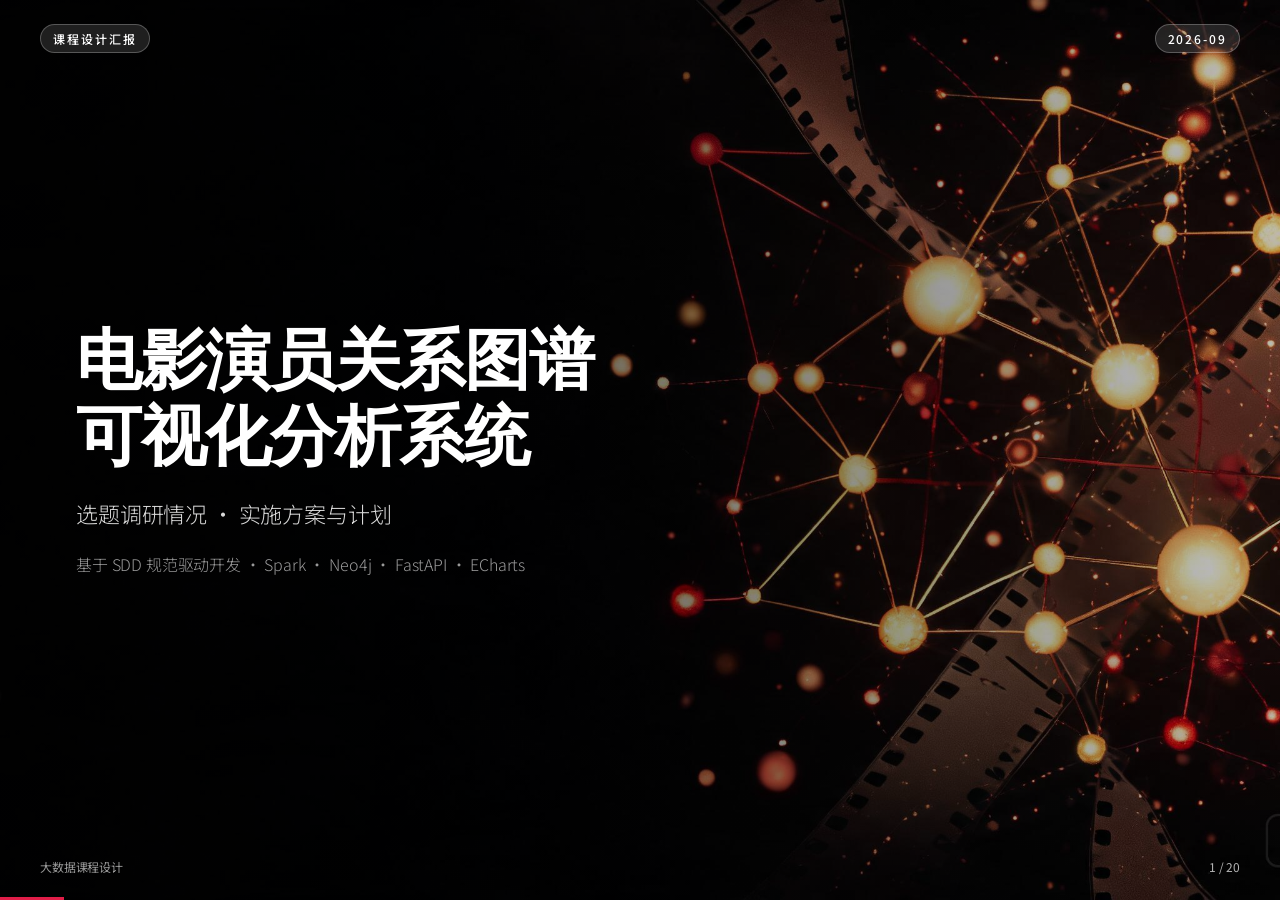
<file: movie-actor-graph/movie-graph-report/movie-graph-report.html>
<!DOCTYPE html>
<html lang="zh-CN" data-theme="cinema-dark">
<head>
<meta charset="utf-8"><meta name="viewport" content="width=device-width,initial-scale=1">
<meta name="x-content-type" content="presentation" />
<meta name="x-presentation-version" content="1.0" />
<meta name="x-presentation-indicator" content="deck-stage .slide" />
<title>电影演员关系图谱可视化分析系统 · 课设汇报</title>
<link rel="stylesheet" href="./_shared/fonts.css">
<link rel="stylesheet" href="./_shared/base.css">
<link id="theme-link" rel="stylesheet" href="./_shared/themes/cinema-dark.css">
<link rel="stylesheet" href="./_shared/animations/animations.css">
<link rel="stylesheet" href="./_shared/decorations.css">
<style>
/* ---- cover ---- */
.cover-bg{position:absolute;inset:0;overflow:hidden}
.cover-bg img{width:100%;height:100%;object-fit:cover}
.cover-scrim{position:absolute;inset:0;background:linear-gradient(90deg,rgba(0,0,0,.82) 0%,rgba(0,0,0,.55) 45%,rgba(0,0,0,.25) 100%)}
.cover-content{position:relative;z-index:2;height:100%;display:flex;flex-direction:column;padding:56px 76px}
.cover-content .h1{color:#fff;font-size:66px;font-weight:900;line-height:1.14;letter-spacing:-.02em;margin:0}
.cover-content .lede{color:rgba(255,255,255,.85);font-size:22px;margin:22px 0 0;max-width:60ch}
.cover-content .pill{background:rgba(255,255,255,.12);color:#fff;border:1px solid rgba(255,255,255,.25)}
/* ---- table ---- */
.t{width:100%;border-collapse:collapse;font-size:15px}
.t th,.t td{padding:11px 14px;text-align:left;border-bottom:1px solid var(--border);line-height:1.5}
.t th{font-size:12px;text-transform:uppercase;letter-spacing:.1em;color:var(--text-3);font-weight:600}
.t tr:hover td{background:var(--surface-2)}
.t td.num{font-variant-numeric:tabular-nums}
.ok{color:var(--good);font-weight:700}
/* ---- pipeline steps ---- */
.steps{display:grid;grid-template-columns:repeat(5,1fr);gap:18px;margin-top:34px}
.step{position:relative;padding:26px 20px 20px;border:1px solid var(--border);border-radius:var(--radius);background:var(--surface);box-shadow:var(--shadow)}
.step .num{position:absolute;top:-20px;left:18px;width:40px;height:40px;border-radius:50%;background:var(--accent);color:#fff;display:flex;align-items:center;justify-content:center;font-weight:800;font-size:18px;box-shadow:var(--shadow)}
.step h4{margin:14px 0 6px;font-size:16px}
.step p{font-size:12.5px;color:var(--text-2);line-height:1.6;margin:0}
.step .tag{display:inline-block;margin-top:10px;font-size:11px;padding:3px 10px;border-radius:999px;background:var(--surface-2);color:var(--text-3)}
/* ---- timeline ---- */
.tl-v{position:relative;padding-left:32px;margin-top:30px}
.tl-v::before{content:"";position:absolute;left:7px;top:0;bottom:0;width:2px;background:var(--border)}
.tl-v-item{position:relative;margin-bottom:24px}
.tl-v-item:last-child{margin-bottom:0}
.tl-v-item::before{content:"";position:absolute;left:-29px;top:5px;width:12px;height:12px;border-radius:50%;background:var(--accent);border:3px solid var(--bg);box-shadow:0 0 0 2px var(--accent)}
.tl-v-date{font-size:13px;font-weight:600;color:var(--accent);text-transform:uppercase;letter-spacing:.08em;margin-bottom:4px}
.tl-v-title{font-size:18px;font-weight:600;color:var(--text-1);margin-bottom:4px}
.tl-v-text{font-size:14px;color:var(--text-2);line-height:1.55}
.done{display:inline-block;font-size:11px;padding:2px 10px;border-radius:999px;background:var(--good);color:#fff;margin-left:10px;vertical-align:2px}
/* ---- stat mini cards ---- */
.kpi4{display:grid;grid-template-columns:repeat(4,1fr);gap:20px;margin-top:34px}
.kpi4 .kpi{background:var(--surface);border:1px solid var(--border);border-radius:var(--radius);padding:26px 22px;text-align:center;box-shadow:var(--shadow)}
.kpi4 .kpi .v{font-size:56px;font-weight:900;line-height:1;color:var(--accent)}
.kpi4 .kpi .l{font-size:15px;color:var(--text-2);margin-top:10px}
.chain{display:flex;align-items:center;gap:10px;flex-wrap:wrap;margin-top:34px}
.chain .n{background:var(--surface);border:1px solid var(--border);border-radius:999px;padding:10px 18px;font-size:14.5px;color:var(--text-2)}
.chain .a{color:var(--accent);font-weight:800}
/* ---- arch ---- */
.arch{margin-top:22px;display:grid;grid-template-rows:auto auto auto auto;gap:16px}
.arch .tier{display:grid;grid-template-columns:150px 1fr;align-items:stretch;gap:18px}
.arch .tname{display:flex;align-items:center;justify-content:center;background:var(--surface-2);border-radius:var(--radius);padding:14px;font-weight:700;font-size:14px;color:var(--text-2);text-align:center;line-height:1.5}
.arch .cells{display:grid;grid-template-columns:repeat(auto-fit,minmax(220px,1fr));gap:12px}
.arch .cell{background:var(--surface);border:1px solid var(--border);border-radius:var(--radius);padding:14px;text-align:center;box-shadow:var(--shadow)}
.arch .cell .ic{font-size:22px}
.arch .cell h4{font-size:14.5px;margin:6px 0 3px}
.arch .cell p{font-size:11.5px;color:var(--text-3);margin:0;line-height:1.5}
.arch .tier.hl .cell{border-top:3px solid var(--accent)}
/* ---- algo cards ---- */
.algo{display:grid;grid-template-columns:repeat(3,1fr);gap:22px;margin-top:30px}
.algo .a-card{background:var(--surface);border:1px solid var(--border);border-top:3px solid var(--accent);border-radius:var(--radius);padding:24px;box-shadow:var(--shadow)}
.algo h3{font-size:19px;margin:0 0 4px}
.algo .sub{font-size:13px;color:var(--accent);font-weight:600;margin-bottom:14px}
.algo .formula{font-family:ui-monospace,monospace;font-size:13px;background:var(--surface-2);padding:10px 12px;border-radius:8px;margin-bottom:12px;line-height:1.7}
.algo p{font-size:13px;color:var(--text-2);line-height:1.7;margin:0}
/* ---- progress ---- */
.prog{display:grid;grid-template-columns:1.25fr 1fr;gap:26px;margin-top:26px;align-items:stretch}
.prog .chart-card{background:var(--surface);border:1px solid var(--border);border-radius:var(--radius);padding:22px;box-shadow:var(--shadow)}
.prog .facts{display:flex;flex-direction:column;gap:14px}
.prog .fact{background:var(--surface);border:1px solid var(--border);border-radius:var(--radius);padding:16px 20px;box-shadow:var(--shadow)}
.prog .fact .fv{font-size:30px;font-weight:900;color:var(--accent);line-height:1.1}
.prog .fact .fl{font-size:13.5px;color:var(--text-2);margin-top:4px;line-height:1.5}
</style>
</head>
<body data-themes="cinema-dark,blueprint,scholar-teal" data-theme-base="./_shared/themes/">
<deck-stage width="1920" height="1080">

  <!-- 1 · 封面 -->
  <section class="slide" data-deck-label="封面" style="padding:0">
    <div class="cover-bg"><img src="assets/cover_2560x1440.jpg" alt="电影演员关系网络背景"></div>
    <div class="cover-scrim"></div>
    <div class="cover-content">
      <div class="deck-header"><span class="eyebrow pill">课程设计汇报</span><span class="eyebrow pill">2026-09</span></div>
      <div class="anim-stagger-list" style="margin-top:auto;margin-bottom:auto">
        <h1 class="h1 anim-fade-up" data-anim="fade-up">电影演员关系图谱<br>可视化分析系统</h1>
        <p class="lede anim-fade-up" data-anim="fade-up">选题调研情况 · 实施方案与计划</p>
        <p class="lede anim-fade-up" data-anim="fade-up" style="font-size:16px;color:rgba(255,255,255,.6)">基于 SDD 规范驱动开发 · Spark · Neo4j · FastAPI · ECharts</p>
      </div>
      <div class="deck-footer"><span class="dim2" style="color:rgba(255,255,255,.6)">大数据课程设计</span><span class="slide-number" data-current="1" data-total="20"></span></div>
    </div>
    <div class="notes">各位老师好。今天汇报电影演员关系图谱可视化分析系统的选题调研情况和实施方案与计划。项目按 SDD 规范驱动开发，覆盖大数据处理、图数据管理挖掘到 Web 应用的完整链路。</div>
  </section>

  <!-- 2 · 目录 -->
  <section class="slide" data-deck-label="目录">
    <p class="eyebrow">Contents · 目录</p>
    <h2 class="h2">今天汇报的三件事</h2>
    <div class="grid g2 mt-l anim-stagger-list" data-anim-target>
      <div class="card"><div class="row"><div class="h3 dim2" style="width:64px">01</div><div><h4>选题调研情况</h4><p class="dim">背景与意义 · 课程要求对标 · 数据源调研 · 技术选型论证 · 同类系统差异</p></div></div></div>
      <div class="card"><div class="row"><div class="h3 dim2" style="width:64px">02</div><div><h4>实施方案</h4><p class="dim">四层架构 · 数据管道 · 图数据模型 · 三大自研算法 · 接口与交互设计</p></div></div></div>
      <div class="card" style="grid-column:span 2"><div class="row"><div class="h3 dim2" style="width:64px">03</div><div><h4>实施计划与进展</h4><p class="dim">任务分解与里程碑 · 风险识别与对策 · 全链路真实运行数据实证</p></div></div></div>
    </div>
    <div class="notes">汇报分三部分：先讲为什么选这个题、调研了什么；再讲系统怎么设计；最后讲计划怎么排、目前跑到哪一步。</div>
  </section>

  <!-- 3 · 章节一 -->
  <section class="slide tc center deco-soft-gradient" data-deck-label="第一部分 选题调研">
    <div style="max-width:900px;margin:0 auto">
      <p class="kicker anim-fade-down" data-anim="fade-down">Part · 01</p>
      <h1 class="h1 anim-rise-in" data-anim="rise-in" style="font-size:96px">选题<span class="gradient-text">调研</span></h1>
      <div class="divider-accent" style="margin:26px auto"></div>
      <p class="lede" style="margin:0 auto">为什么做 · 做什么 · 用什么做</p>
    </div>
    <div class="notes">第一部分，选题调研。分五个方面：背景意义、课程对标、数据源、技术选型、同类系统。</div>
  </section>

  <!-- 4 · 背景与意义 -->
  <section class="slide" data-deck-label="选题背景与意义">
    <p class="kicker">选题调研 · 背景与意义</p>
    <h2 class="h2">电影合作数据，天然是一张大规模图</h2>
    <ul class="grid g1 anim-stagger-list" style="list-style:none;padding:0;margin:0;gap:14px" data-anim-target>
      <li class="card card-accent"><h4>① 数据基础成熟</h4><p class="dim">IMDb 官方公开数据集沉淀千万级「演员—电影」出演记录：演员与电影为节点、出演为边、同片出演派生演员合作关系，天然构成大规模属性图，无需人工构造。</p></li>
      <li class="card card-accent"><h4>② 业务问题真实</h4><p class="dim">谁是影史最具影响力的演员（影响力排名）？电影圈存在哪些合作圈子（社区发现）？两位演员通过几部电影相连（合作路径）？——全部是图挖掘的经典问题域。</p></li>
      <li class="card card-accent"><h4>③ 技术覆盖完整</h4><p class="dim">选题完整覆盖「大数据底层处理 → 图数据存储与挖掘 → Web 业务应用」三层课程考察环节，与课程四层架构一一对应，且包含 PageRank、LPA 等算法深度，不是纯增删改查系统。</p></li>
    </ul>
    <div class="notes">为什么选电影演员关系：一是数据现成且天然成图；二是能提出影响力、社区、路径这些真实的图分析问题；三是技术栈覆盖课程要求的完整链路，且算法有深度。</div>
  </section>

  <!-- 5 · 课程对标 -->
  <section class="slide" data-deck-label="课程要求对标">
    <p class="kicker">选题调研 · 选题论证</p>
    <h2 class="h2">对照课程要求，逐项论证可行性</h2>
    <div class="card mt-l" style="padding:4px 14px">
      <table class="t">
        <thead><tr><th style="width:30%">课程要求</th><th>本选题应对</th><th style="width:8%">达成</th></tr></thead>
        <tbody>
          <tr><td>参考选题方向（图数据类）</td><td>「电影演员关系图谱可视化分析」——课程官方参考方向之一</td><td class="ok">✓</td></tr>
          <tr><td>数据存储管理 + 数据挖掘 + Web 应用三环节</td><td>Neo4j 图存储与查询 · Spark 自研挖掘算法 · FastAPI + ECharts 交互应用</td><td class="ok">✓</td></tr>
          <tr><td>课程指定四层架构</td><td>①交互层 ②业务逻辑层 ③数据管理与挖掘层 ④大数据底层处理层 逐层落地</td><td class="ok">✓</td></tr>
          <tr><td>大数据规模门槛：节点 ≥ 1 万 / 边 ≥ 3 万</td><td>圈定策略产出 24,813 节点 / 135,822 边（门槛的 2.5× / 4.5×）</td><td class="ok">✓</td></tr>
          <tr><td>自主算法优于调库</td><td>PageRank / LPA / Adamic-Adar 均基于 Spark RDD 手写实现，不调图库内置过程</td><td class="ok">✓</td></tr>
          <tr><td>开发过程规范可追溯</td><td>SDD 四件套：需求规约 → 设计规约 → 任务分解 → Vibe Coding 提示词记录</td><td class="ok">✓</td></tr>
        </tbody>
      </table>
    </div>
    <div class="notes">这页把课程说明的要求逐条对上：选题是官方参考方向；三环节、四层架构全覆盖；规模门槛超额设计；算法全部自研；开发过程用 SDD 规范留痕。</div>
  </section>

  <!-- 6 · 数据源调研 -->
  <section class="slide" data-deck-label="数据源调研">
    <p class="kicker">选题调研 · 数据源</p>
    <h2 class="h2">数据源对比：选定 IMDb 官方公开数据集</h2>
    <div class="card mt-l" style="padding:4px 14px">
      <table class="t">
        <thead><tr><th style="width:16%">评估维度</th><th><b>IMDb 官方数据集</b>（选定）</th><th style="width:24%">MovieLens</th><th style="width:24%">豆瓣等站点数据</th></tr></thead>
        <tbody>
          <tr><td>数据内容</td><td class="ok">演员 / 电影 / 出演记录三元组完整</td><td>仅用户评分，无演员关系</td><td>影人页面无官方开放数据</td></tr>
          <tr><td>规模量级</td><td class="ok">约 1,400 万作品 · 1,400 万人员</td><td>2.5 万 ~ 3,300 万条评分</td><td>需爬虫，规模受限</td></tr>
          <tr><td>授权合规</td><td class="ok">官方公开、允许非商业使用</td><td>学术用途允许</td><td>无授权，合规风险</td></tr>
          <tr><td>与选题匹配</td><td class="ok">直接构成「演员—电影」属性图</td><td>需二次关联，链路断裂</td><td>不可行</td></tr>
        </tbody>
      </table>
    </div>
    <div class="card mt-m card-accent" style="padding:14px 20px">
      <p class="dim" style="margin:0;font-size:14px">选定 <b>name.basics</b>（人员）· <b>title.basics</b>（作品）· <b>title.principals</b>（出演表）三个 TSV 文件，官方地址 datasets.imdbws.com，每日更新，含公开艺名与作品信息、无隐私字段。</p>
    </div>
    <div class="notes">对比了三类候选数据源：MovieLens 只有评分没有演员关系，豆瓣无官方开放数据。IMDb 三个文件正好构成演员-电影-出演三元组，官方公开合规，所以选定 IMDb。</div>
  </section>

  <!-- 7 · 技术选型 -->
  <section class="slide" data-deck-label="技术选型调研">
    <p class="kicker">选题调研 · 技术选型</p>
    <h2 class="h2">四层技术栈：候选对比与选定理由</h2>
    <div class="card mt-l" style="padding:4px 14px">
      <table class="t">
        <thead><tr><th style="width:15%">层次</th><th style="width:34%">候选对比</th><th style="width:14%">选定</th><th>关键理由</th></tr></thead>
        <tbody>
          <tr><td>④ 大数据处理</td><td>Spark vs Flink vs MapReduce</td><td class="ok">PySpark</td><td>课程指定组件；DataFrame 适合 TSV 清洗，RDD 适合迭代算法；local 单机可跑、代码保留 --master 集群切换</td></tr>
          <tr><td>③ 图存储</td><td>Neo4j vs JanusGraph vs 关系型数据库</td><td class="ok">Neo4j</td><td>课程指定选型；属性图模型契合演员/电影多属性场景；Cypher 模式匹配天然适合多跳关系查询</td></tr>
          <tr><td>③ 图挖掘</td><td>Neo4j GDS 商业插件 vs 自主实现</td><td class="ok">Spark 自研</td><td>「自主算法优于调库」评分导向；GDS 属调库且需商业授权；RDD 迭代实现可控可讲</td></tr>
          <tr><td>② 业务框架</td><td>FastAPI vs Flask vs Django</td><td class="ok">FastAPI</td><td>异步高性能；自带 OpenAPI 文档，前后端联调效率高</td></tr>
          <tr><td>① 可视化</td><td>ECharts vs D3 vs AntV G6</td><td class="ok">ECharts graph</td><td>课程推荐组件；力导向图支持成熟（拖拽/缩放/聚焦），中文文档友好，零 Node 构建链</td></tr>
        </tbody>
      </table>
    </div>
    <div class="notes">每一层的选型都做了候选对比：Spark 处理层和 Neo4j 存储层是课程指定；挖掘算法为了体现自主性选择在 Spark 上手写而不是调 GDS 插件；业务层 FastAPI、可视化 ECharts 兼顾性能与开发效率。</div>
  </section>

  <!-- 8 · 同类系统 -->
  <section class="slide" data-deck-label="同类系统与差异化">
    <p class="kicker">选题调研 · 同类系统</p>
    <h2 class="h2">同类系统调研与差异化定位</h2>
    <div class="vs" style="display:grid;grid-template-columns:1fr 80px 1fr;gap:24px;align-items:stretch;margin-top:30px">
      <div class="card anim-fade-left" data-anim="fade-left" style="padding:28px;border-top:3px solid var(--bad)">
        <h3>同类系统（Oracle of Bacon 等）</h3>
        <ul style="padding-left:20px;font-size:15px;line-height:2;color:var(--text-2)">
          <li>只回答「最短合作路径」单一问题</li>
          <li>数据后端封闭，黑盒查询</li>
          <li>无社区发现、影响力排名等挖掘能力</li>
          <li>不体现大数据处理与四层架构链路</li>
        </ul>
      </div>
      <div style="font-size:48px;font-weight:800;color:var(--text-3);display:flex;align-items:center;justify-content:center">→</div>
      <div class="card anim-fade-right" data-anim="fade-right" style="padding:28px;border-top:3px solid var(--good)">
        <h3>本系统</h3>
        <ul style="padding-left:20px;font-size:15px;line-height:2;color:var(--text-2)">
          <li>影响力 · 社区 · 路径 · 预测四类图分析全覆盖</li>
          <li>Spark → Neo4j → API 全链路自主可控</li>
          <li>三大算法基于 Spark 自主实现</li>
          <li>2.4 万节点 / 13.6 万边的真实大数据规模</li>
        </ul>
      </div>
    </div>
    <div class="notes">业界最接近的是六度分隔类的 Oracle of Bacon，但它只做路径查询、黑盒后端。我们的差异化：分析能力全覆盖、全链路自主实现、真实大数据规模——这正是课程要考察的完整能力。</div>
  </section>

  <!-- 9 · 章节二 -->
  <section class="slide tc center deco-soft-gradient" data-deck-label="第二部分 实施方案">
    <div style="max-width:900px;margin:0 auto">
      <p class="kicker anim-fade-down" data-anim="fade-down">Part · 02</p>
      <h1 class="h1 anim-rise-in" data-anim="rise-in" style="font-size:96px">实施<span class="gradient-text">方案</span></h1>
      <div class="divider-accent" style="margin:26px auto"></div>
      <p class="lede" style="margin:0 auto">四层架构 · 数据管道 · 图模型 · 自研算法</p>
    </div>
    <div class="notes">第二部分，实施方案。按架构、数据管道、图模型、算法、接口交互五个方面讲。</div>
  </section>

  <!-- 10 · 目标与功能范围 -->
  <section class="slide" data-deck-label="系统目标与功能范围">
    <p class="kicker">实施方案 · 目标与范围</p>
    <h2 class="h2">一个系统，回答四类图问题</h2>
    <div class="kpi4 anim-stagger-list" data-anim-target>
      <div class="kpi"><div class="v"><span class="counter" data-to="7">0</span></div><div class="l">核心业务场景</div></div>
      <div class="kpi"><div class="v"><span class="counter" data-to="23">0</span></div><div class="l">功能需求（FR · 四层编号）</div></div>
      <div class="kpi"><div class="v"><span class="counter" data-to="7">0</span></div><div class="l">非功能需求（规模/性能/合规）</div></div>
      <div class="kpi"><div class="v"><span class="counter" data-to="12">0</span></div><div class="l">RESTful API 接口</div></div>
    </div>
    <div class="chain">
      <span class="n">图谱浏览</span><span class="a">→</span>
      <span class="n">演员检索</span><span class="a">→</span>
      <span class="n">关系探索</span><span class="a">→</span>
      <span class="n">合作路径</span><span class="a">→</span>
      <span class="n">影响力排行</span><span class="a">→</span>
      <span class="n">社区发现</span><span class="a">→</span>
      <span class="n">合作预测</span>
    </div>
    <div class="notes">需求规约定义了 23 项功能需求，按四层架构编号管理。七个场景串成完整用户旅程：从浏览到预测。非功能需求里最重要的是规模门槛和性能指标。</div>
  </section>

  <!-- 11 · 总体架构 -->
  <section class="slide deco-grid" data-deck-label="总体架构">
    <p class="kicker">实施方案 · 架构</p>
    <h2 class="h2">四层架构：对应课程参考架构逐层落地</h2>
    <div class="arch anim-stagger-list" data-anim-target>
      <div class="tier"><div class="tname">① 交互层<br>Interaction</div>
        <div class="cells">
          <div class="cell"><div class="ic">🕸️</div><h4>ECharts 力导向图</h4><p>节点大小=影响力 · 颜色=社区</p></div>
          <div class="cell"><div class="ic">🔍</div><h4>搜索联想</h4><p>中英文名定位 · 300ms 防抖</p></div>
          <div class="cell"><div class="ic">🏆</div><h4>榜单与社区面板</h4><p>影响力榜 · 社区过滤</p></div>
          <div class="cell"><div class="ic">🛤️</div><h4>路径高亮</h4><p>合作路径序号链路</p></div>
        </div>
      </div>
      <div class="tier"><div class="tname">② 业务逻辑层<br>Business</div>
        <div class="cells">
          <div class="cell"><div class="ic">⚙️</div><h4>FastAPI + uvicorn</h4><p>统一响应包裹 · OpenAPI 文档</p></div>
          <div class="cell"><div class="ic">🗺️</div><h4>graph_service</h4><p>图查询 / 搜索 / 路径</p></div>
          <div class="cell"><div class="ic">📊</div><h4>mining_service</h4><p>榜单 / 社区 / 合作预测</p></div>
        </div>
      </div>
      <div class="tier hl"><div class="tname">③ 数据管理与挖掘<br>Mining</div>
        <div class="cells">
          <div class="cell"><div class="ic">🗄️</div><h4>Neo4j 5.x 属性图</h4><p>约束 + 索引 · Cypher 查询</p></div>
          <div class="cell"><div class="ic">🧮</div><h4>Spark 自研算法</h4><p>PageRank · LPA · 中心性 · 链路预测</p></div>
          <div class="cell"><div class="ic">🔁</div><h4>结果回写</h4><p>挖掘指标批量写回节点属性</p></div>
        </div>
      </div>
      <div class="tier"><div class="tname">④ 大数据底层处理<br>Computing</div>
        <div class="cells">
          <div class="cell"><div class="ic">🛠️</div><h4>PySpark ETL</h4><p>清洗 · 建图 · 导出</p></div>
          <div class="cell"><div class="ic">⬇️</div><h4>数据获取</h4><p>IMDb TSV 断点下载缓存</p></div>
          <div class="cell"><div class="ic">📈</div><h4>可扩展</h4><p>local 运行 · 保留集群切换</p></div>
        </div>
      </div>
    </div>
    <div class="notes">架构完全对应课程参考架构的四层：最底层数据获取与处理用 PySpark；③层 Neo4j 存储加 Spark 自研挖掘，这是算法核心层；②层 FastAPI 服务化；①层 ECharts 交互。层间只通过明确接口通信，计算与存储解耦。</div>
  </section>

  <!-- 12 · 数据管道 -->
  <section class="slide" data-deck-label="数据处理管道">
    <p class="kicker">实施方案 · 数据管道</p>
    <h2 class="h2">五步管道：从原始 TSV 到可挖掘的图</h2>
    <div class="steps anim-stagger-list" data-anim-target>
      <div class="step"><div class="num">1</div><h4>数据获取</h4><p>下载 IMDb 三个 TSV.gz（人员 / 作品 / 出演表），断点续传 + 本地缓存跳过</p><span class="tag">01_download_data.py</span></div>
      <div class="step"><div class="num">2</div><h4>清洗转换</h4><p>Spark 过滤电影类型与演员职业、去重、缺失值与类型处理，输出 Parquet 列存</p><span class="tag">02_clean_transform.py</span></div>
      <div class="step"><div class="num">3</div><h4>构建图数据</h4><p>热度圈定 Top 2,500 电影 → 演员/电影节点表 + ACTED_IN + CO_ACTOR 边表</p><span class="tag">03_build_graph.py</span></div>
      <div class="step"><div class="num">4</div><h4>导入 Neo4j</h4><p>建立唯一约束与索引，批量导入节点与关系，计数核对保证一致</p><span class="tag">04_import_neo4j.py</span></div>
      <div class="step"><div class="num">5</div><h4>图挖掘</h4><p>Spark 自研算法计算指标，分批回写节点属性并导出结果 CSV</p><span class="tag">05_graph_mining.py</span></div>
    </div>
    <div class="card mt-l card-accent" style="padding:12px 20px"><p class="dim" style="margin:0;font-size:14px">每步输出统计日志（输入/输出行数、剔除率）与 <code>_stats.json</code>，全管道幂等可重跑 —— 满足可复现性 NFR-5。</p></div>
    <div class="notes">数据管道五步：下载、清洗、建图、导入、挖掘。每一步都有统计日志和判据，管道幂等可重跑。建图时 CO_ACTOR 合作边由同片出演两两组合聚合生成，带合作电影数权重。</div>
  </section>

  <!-- 13 · 图数据模型 -->
  <section class="slide" data-deck-label="图数据模型与圈定策略">
    <p class="kicker">实施方案 · 图模型</p>
    <h2 class="h2">属性图模型与数据圈定策略</h2>
    <div class="grid g2 mt-l">
      <div class="card anim-fade-left" data-anim="fade-left">
        <h3>属性图模型（Neo4j）</h3>
        <ul style="font-size:14.5px;line-height:1.9;color:var(--text-2);padding-left:18px;margin-top:10px">
          <li><b>Actor 节点</b>：id / name / birthYear + 挖掘属性 pagerank · community · degree</li>
          <li><b>Movie 节点</b>：id / title / year / runtime / genres</li>
          <li><b>ACTED_IN</b>：演员 → 电影（职务、主演排序）</li>
          <li><b>CO_ACTOR</b>：演员 ↔ 演员（weight = 合作电影数）</li>
          <li><b>索引</b>：id 唯一约束 · name 索引（搜索）· community 索引（过滤）</li>
        </ul>
      </div>
      <div class="card anim-fade-right" data-anim="fade-right">
        <h3>圈定策略（达到大数据规模）</h3>
        <ul style="font-size:14.5px;line-height:1.9;color:var(--text-2);padding-left:18px;margin-top:10px">
          <li>IMDb 全量 1,400 万作品 → 按评分人数降序取 <b>Top 2,500 部</b></li>
          <li>每部电影取 principals 排序前 <b>15 位主演</b>（防边组合爆炸）</li>
          <li>由出演记录<b>反推演员集合</b>，保证无孤立节点</li>
          <li>参数集中在管道配置，规模不足可调参重跑</li>
          <li><b>规模目标</b>：节点 ≥ 10,000 · 边 ≥ 30,000（课程硬性门槛）</li>
        </ul>
      </div>
    </div>
    <div class="notes">左边是图模型：两类节点两种边，挖掘指标作为节点属性回写。右边讲规模怎么来：全量太大，按热度圈定 Top 2500 电影、每片 15 位主演，反推演员集合，参数可调。</div>
  </section>

  <!-- 14 · 核心算法 -->
  <section class="slide" data-deck-label="核心算法设计">
    <p class="kicker">实施方案 · 算法</p>
    <h2 class="h2">三大图挖掘算法：Spark RDD 自主实现</h2>
    <div class="algo anim-stagger-list" data-anim-target>
      <div class="a-card">
        <h3>加权 PageRank</h3>
        <div class="sub">演员影响力</div>
        <div class="formula">PR(v) = (1−d)/N + d·Σ PR(u)·w(u,v)/W(u)<br>d = 0.85</div>
        <p>合作网络视为无向加权图，合作越多传递声望越高。RDD join + reduceByKey 迭代；预分区 + 分区器继承，每轮仅 1 次 shuffle。收敛条件 Σ|ΔPR| &lt; 1e-5 或 15 轮上限。</p>
      </div>
      <div class="a-card">
        <h3>标签传播 LPA</h3>
        <div class="sub">合作社区发现</div>
        <div class="formula">label(v) ← argmax<sub>l</sub> Σ<sub>u∈N(v)</sub> w(u,v)·[label(u)=l]<br>平局取最小 id · min 单调收敛</div>
        <p>每轮取邻居边权加权票数最多的标签，新旧标签取 min 保证收敛，12 轮上限。复杂度近线性，适合 10 万级边；比 Louvain 实现简单、可解释，适合课设周期。</p>
      </div>
      <div class="a-card">
        <h3>Adamic-Adar + Jaccard</h3>
        <div class="sub">合作链路预测</div>
        <div class="formula">score(u,v) = Σ<sub>w∈N(u)∩N(v)</sub> 1/√deg(w)<br>+ Jaccard 相似度</div>
        <p>对「合作者的合作者」打分，弱连接的共同邻居权重更高；过滤已有合作关系，输出 Top-N 潜在合作者及共同合作者证据 —— 推荐结果可解释。</p>
      </div>
    </div>
    <div class="notes">三个核心算法都在 Spark RDD 上手写：PageRank 处理影响力，关键是每轮只做一次 shuffle；LPA 做社区发现，用 min 保证单调收敛；Adamic-Adar 做合作预测，输出共同合作者作为证据，可解释性强。</div>
  </section>

  <!-- 15 · 接口与交互 -->
  <section class="slide" data-deck-label="接口与交互设计">
    <p class="kicker">实施方案 · 接口与交互</p>
    <h2 class="h2">12 个 REST API 与交互式可视化</h2>
    <div class="grid g2 mt-l">
      <div class="card anim-fade-left" data-anim="fade-left">
        <h3>业务逻辑层 · API</h3>
        <ul style="font-size:14.5px;line-height:1.9;color:var(--text-2);padding-left:18px;margin-top:10px">
          <li><b>图查询</b>：stats / overview / neighbors / detail / path</li>
          <li><b>榜单</b>：rank/pagerank · rank/degree（Top-N）</li>
          <li><b>挖掘结果</b>：communities / community members / predict</li>
          <li><b>搜索</b>：actor/search 前缀优先，响应 ≤ 500ms</li>
          <li>统一响应 <code>{code, msg, data}</code> + OpenAPI 自文档</li>
          <li>性能指标：2 跳图查询 ≤ 2s · 列表搜索 ≤ 500ms</li>
        </ul>
      </div>
      <div class="card anim-fade-right" data-anim="fade-right">
        <h3>交互层 · 可视化映射</h3>
        <ul style="font-size:14.5px;line-height:1.9;color:var(--text-2);padding-left:18px;margin-top:10px">
          <li><b>力导向图</b>：节点大小 = pagerank（对数 8~46px）</li>
          <li><b>社区着色</b>：颜色 = LPA 社区编号（20 色循环）</li>
          <li><b>边映射</b>：粗细/透明度 = 合作电影数</li>
          <li><b>点击节点</b> → 邻域聚焦 + 详情抽屉（电影/合作者/预测）</li>
          <li><b>路径查询</b> → 序号链路高亮 · <b>社区点击</b> → 子图过滤</li>
          <li>首屏采样 ≤ 500 核心节点，保证流畅渲染</li>
        </ul>
      </div>
    </div>
    <div class="notes">后端 12 个接口覆盖图查询、榜单、挖掘结果、搜索四组；前端把数据映射到视觉通道：大小是影响力、颜色是社区、边粗细是合作强度。点击、路径、社区过滤三类交互全部落实。</div>
  </section>

  <!-- 16 · 章节三 -->
  <section class="slide tc center deco-soft-gradient" data-deck-label="第三部分 实施计划与进展">
    <div style="max-width:900px;margin:0 auto">
      <p class="kicker anim-fade-down" data-anim="fade-down">Part · 03</p>
      <h1 class="h1 anim-rise-in" data-anim="rise-in" style="font-size:88px">实施计划<span class="gradient-text">与进展</span></h1>
      <div class="divider-accent" style="margin:26px auto"></div>
      <p class="lede" style="margin:0 auto">任务分解 · 里程碑 · 风险对策 · 真实数据实证</p>
    </div>
    <div class="notes">第三部分，实施计划。讲任务怎么分解、怎么排期、风险怎么防，最后用真实运行数据证明方案已经全链路跑通。</div>
  </section>

  <!-- 17 · 任务分解与里程碑 -->
  <section class="slide" data-deck-label="任务分解与里程碑">
    <p class="kicker">实施计划 · 任务分解</p>
    <h2 class="h2">六组任务 · 三周计划 · 全部完成</h2>
    <div class="tl-v anim-stagger-list" data-anim-target>
      <div class="tl-v-item">
        <div class="tl-v-date">第 1 周 · T1 + T2<span class="done">已完成</span></div>
        <div class="tl-v-title">环境基础设施 + 数据管道</div>
        <div class="tl-v-text">项目骨架 / 依赖安装 / Neo4j 部署；下载 → Spark 清洗 → 建图 → 导入全链路，判据：节点 ≥ 1 万、边 ≥ 3 万入库核对一致</div>
      </div>
      <div class="tl-v-item">
        <div class="tl-v-date">第 2 周 · T3<span class="done">已完成</span></div>
        <div class="tl-v-title">图挖掘（③层核心）</div>
        <div class="tl-v-text">PageRank / LPA / 中心性 / 合作预测自研实现并回写，判据：收敛日志正常、社区规模合理、预测含证据字段</div>
      </div>
      <div class="tl-v-item">
        <div class="tl-v-date">第 2~3 周 · T4<span class="done">已完成</span></div>
        <div class="tl-v-title">业务逻辑层</div>
        <div class="tl-v-text">FastAPI 骨架 + graph/mining 两个 service + 搜索，判据：12 接口全部返回合法 JSON 且与挖掘结果一致</div>
      </div>
      <div class="tl-v-item">
        <div class="tl-v-date">第 3 周 · T5<span class="done">已完成</span></div>
        <div class="tl-v-title">交互层</div>
        <div class="tl-v-text">力导向图 / 详情抽屉 / 路径高亮 / 社区过滤 / 搜索定位，判据：500 节点子图流畅交互、点击 1s 内出详情</div>
      </div>
      <div class="tl-v-item">
        <div class="tl-v-date">第 3 周 · T6<span class="done">已完成</span></div>
        <div class="tl-v-title">联调 · 文档 · 交付</div>
        <div class="tl-v-text">端到端联调（管道→Neo4j→API→前端）、README、项目报告、SDD 文档四件套定稿，判据：全链路数据一致</div>
      </div>
    </div>
    <div class="notes">任务按 SDD 分解成六组、对应三周计划，每组任务都有明确的完成判据。目前六组任务全部完成，每个判据都已核验通过。</div>
  </section>

  <!-- 18 · 风险与对策 -->
  <section class="slide" data-deck-label="风险识别与对策">
    <p class="kicker">实施计划 · 风险管理</p>
    <h2 class="h2">风险识别与应对措施</h2>
    <div class="card mt-l" style="padding:4px 14px">
      <table class="t">
        <thead><tr><th style="width:30%">风险</th><th style="width:18%">影响</th><th>对策</th></tr></thead>
        <tbody>
          <tr><td>IMDb 原始文件大（出演表约 600MB）</td><td>下载处理缓慢</td><td>断点下载 + 缓存跳过；Spark 只读必需列</td></tr>
          <tr><td>Windows 本地 Spark 环境问题</td><td>管道阻塞</td><td>部署 winutils/HADOOP_HOME；工作目录指向大盘；worker 并发与超时调优</td></tr>
          <tr><td>CO_ACTOR 边组合爆炸</td><td>边数失控</td><td>每片主演截断 15 人；合作对权重聚合去重</td></tr>
          <tr><td>力导向图节点过多卡顿</td><td>交互体验差</td><td>首屏采样核心节点 + 大数据集关闭布局动画</td></tr>
          <tr><td>导入重复 / 计数不一致</td><td>数据质量</td><td>唯一约束 + MERGE 幂等导入 + 前后计数核对</td></tr>
          <tr><td>迭代算法不收敛</td><td>结果不可信</td><td>收敛阈值 + 轮数上限双保险；小图冒烟测试精确断言</td></tr>
        </tbody>
      </table>
    </div>
    <div class="notes">开发前预判了六类风险并都有对策：大文件靠缓存和列裁剪；Spark Windows 环境问题实际遇到并解决过；边爆炸靠主演截断；渲染卡顿靠采样；数据质量靠约束与核对；算法收敛靠双保险加冒烟测试。</div>
  </section>

  <!-- 19 · 阶段进展实证 -->
  <section class="slide" data-deck-label="阶段进展实证">
    <p class="kicker">进展实证 · 真实运行数据</p>
    <h2 class="h2">方案已全链路跑通：规模超额达标</h2>
    <div class="prog">
      <div class="chart-card anim-fade-right" data-anim="fade-right">
        <div id="scaleChart" style="width:100%;height:100%"></div>
      </div>
      <div class="facts anim-stagger-list" data-anim-target>
        <div class="fact"><div class="fv"><span class="counter" data-to="1414">0</span> 个</div><div class="fl">LPA 合作社区 · 最大社区 1,245 人（日本昭和影人体系）</div></div>
        <div class="fact"><div class="fv"><span class="counter" data-to="119089">0</span> 条</div><div class="fl">Adamic-Adar 合作预测 · 覆盖 12,445 位演员</div></div>
        <div class="fact"><div class="fv"><span class="counter" data-to="12">0</span> / 12</div><div class="fl">API 全部联调通过 · 前端可视化浏览器级验证</div></div>
        <div class="fact"><div class="fv">PageRank Top1 = 7.86</div><div class="fl">头部为影史高知名度演员，排名合理可信</div></div>
      </div>
    </div>
    <p class="dim" style="margin-top:14px;font-size:13px">注：以上为 2026-09 全量真实运行统计（演员 22,313 + 电影 2,500 = 节点 24,813；出演 25,000 + 合作 110,822 = 边 135,822），非估算值。</p>
    <div class="notes">目前进展：管道到前端全链路已真实跑通。左边柱状图对比课程门槛与实际规模——节点 2.5 倍、边 4.5 倍超额。右边是挖掘结果：1,414 个社区、11.9 万条预测、12 个接口全部通过，数据都是真实运行产出。</div>
  </section>

  <!-- 20 · 结束 -->
  <section class="slide center tc" data-deck-label="结束页">
    <div>
      <div class="anim-confetti-burst" style="display:inline-block;padding:40px"></div>
      <h1 class="h1 anim-fade-up" data-anim="fade-up" style="font-size:150px;line-height:1"><span class="gradient-text">谢谢聆听</span></h1>
      <p class="lede" style="margin:22px auto 0">从公开数据到交互式图谱 · 全链路自主实现</p>
      <p class="dim" style="margin:18px 0 0">恳请各位老师批评指正 · Q&amp;A</p>
    </div>
    <div class="notes">汇报完毕，谢谢各位老师，请批评指正。（备问：算法细节、数据规模、为什么选 Neo4j/Spark、LPA 收敛性、预测证据字段）</div>
  </section>

</deck-stage>
<script src="./_shared/runtime.js"></script>
<script src="./_shared/echarts.min.js"></script>
<script src="./_shared/echarts-theme-sync.js"></script>
<script>
addEventListener('DOMContentLoaded',()=>{
  const chart=echarts.init(document.getElementById('scaleChart'),null,{renderer:'svg'});
  window.__deckECharts.register(chart,function(c){
    return {
      color:[c['--text-3'],c['--accent']],
      tooltip:{trigger:'axis'},
      legend:{textStyle:{color:c['--text-2']},top:0},
      grid:{left:10,right:16,top:52,bottom:8,containLabel:true},
      xAxis:{type:'category',data:['节点数','关系边数'],
        axisLabel:{color:c['--text-2'],fontSize:14},axisLine:{lineStyle:{color:c['--border']}}},
      yAxis:{type:'value',axisLabel:{color:c['--text-2']},
        splitLine:{lineStyle:{color:c['--border']}}},
      series:[
        {name:'课程门槛',type:'bar',data:[10000,30000],barWidth:44,itemStyle:{borderRadius:[6,6,0,0]}},
        {name:'实际产出',type:'bar',data:[24813,135822],barWidth:44,
         itemStyle:{borderRadius:[6,6,0,0]},
         label:{show:true,position:'top',color:c['--text-1'],fontWeight:700,
                formatter:p=>p.value.toLocaleString()}}
      ]
    };
  });
  window.addEventListener('resize',()=>chart.resize());
});
</script>
</body></html>
</file>
<file: movie-actor-graph/movie-graph-report/_shared/fonts.css>
/* html-ppt :: shared webfonts */
@import url('https://fonts.googleapis.com/css2?family=Inter:wght@200;300;400;500;600;700;800;900&display=swap');
@import url('https://fonts.googleapis.com/css2?family=Noto+Sans+SC:wght@200;300;400;500;600;700;900&display=swap');
@import url('https://fonts.googleapis.com/css2?family=Noto+Serif+SC:wght@300;400;600;700&display=swap');
@import url('https://fonts.googleapis.com/css2?family=JetBrains+Mono:wght@400;500;700&display=swap');
@import url('https://fonts.googleapis.com/css2?family=Playfair+Display:ital,wght@0,400;0,600;0,800;1,400&display=swap');
@import url('https://fonts.googleapis.com/css2?family=Space+Grotesk:wght@300;400;500;600;700&display=swap');
@import url('https://fonts.googleapis.com/css2?family=IBM+Plex+Mono:wght@300;400;500;700&display=swap');
@import url('https://fonts.googleapis.com/css2?family=Archivo+Black&display=swap');
</file>
<file: movie-actor-graph/movie-graph-report/_shared/base.css>
/* presentation :: base.css — reset + shared tokens + layout primitives */
/* Default tokens. Themes in assets/themes/*.css override the :root block. */
:root {
  --bg: #ffffff;
  --bg-soft: #f7f7f8;
  --surface: #ffffff;
  --surface-2: #f2f2f4;
  --border: rgba(0,0,0,.08);
  --border-strong: rgba(0,0,0,.16);
  --text-1: #111216;
  --text-2: #55596a;
  --text-3: #8a8f9e;
  --accent: #3b6cff;
  --accent-2: #7a5cff;
  --accent-3: #ff5c8a;
  --good: #1aaf6c;
  --warn: #f5a524;
  --bad:  #e0445a;
  --grad: linear-gradient(135deg,#3b6cff,#7a5cff 55%,#ff5c8a);
  --grad-soft: linear-gradient(135deg,#eef2ff,#f5ecff 55%,#ffeef5);
  --radius: 18px;
  --radius-sm: 12px;
  --radius-lg: 26px;
  --shadow: 0 10px 30px rgba(18,24,40,.08), 0 2px 6px rgba(18,24,40,.04);
  --shadow-lg: 0 24px 60px rgba(18,24,40,.14), 0 6px 16px rgba(18,24,40,.06);
  --font-sans: 'Inter','Noto Sans SC',-apple-system,BlinkMacSystemFont,Helvetica,Arial,sans-serif;
  --font-serif: 'Playfair Display','Noto Serif SC',Georgia,serif;
  --font-mono: 'JetBrains Mono','IBM Plex Mono',SFMono-Regular,Menlo,monospace;
  --font-display: var(--font-sans);
  --letter-tight: -.03em;
  --letter-normal: -.01em;
  --ease: cubic-bezier(.4,0,.2,1);
}

*,*::before,*::after{box-sizing:border-box}
html,body{margin:0;padding:0;background:var(--bg);color:var(--text-1);
  font-family:var(--font-sans);font-weight:400;line-height:1.6;
  -webkit-font-smoothing:antialiased;-moz-osx-font-smoothing:grayscale;
  letter-spacing:var(--letter-normal)}
img,svg,video{max-width:100%;display:block}
a{color:var(--accent);text-decoration:none}
a:hover{text-decoration:underline}
code,kbd,pre,samp{font-family:var(--font-mono)}

/* ================= SLIDE SYSTEM ================= */
deck-stage{display:block;position:relative;width:100vw;height:100vh;overflow:hidden;background:var(--bg)}
.slide{
  position:absolute;inset:0;
  display:flex;flex-direction:column;justify-content:center;
  padding:72px 96px;
  box-sizing:border-box;
  opacity:0;pointer-events:none;
  transition:opacity .5s var(--ease), transform .5s var(--ease);
  transform:translateX(30px);
  overflow:hidden;
  background:var(--bg-texture, none), var(--bg);
}
.slide.active{opacity:1;pointer-events:auto;transform:translateX(0);z-index:2}
.slide.prev{transform:translateX(-30px)}

/* single-page standalone (used when a layout file is opened directly) */
body.single .slide{position:relative;width:100vw;height:100vh;opacity:1;transform:none;pointer-events:auto}

/* ================= TYPOGRAPHY ================= */
.eyebrow{font-size:13px;font-weight:500;letter-spacing:.16em;text-transform:uppercase;color:var(--text-3)}
.kicker{font-size:14px;font-weight:600;color:var(--accent);letter-spacing:.08em;text-transform:uppercase}
h1.title,.h1{font-family:var(--font-display);font-size:72px;line-height:1.05;font-weight:800;letter-spacing:var(--letter-tight);margin:0 0 18px;color:var(--text-1)}
h2.title,.h2{font-family:var(--font-display);font-size:54px;line-height:1.1;font-weight:700;letter-spacing:var(--letter-tight);margin:0 0 14px}
h3,.h3{font-size:32px;line-height:1.2;font-weight:600;letter-spacing:var(--letter-normal);margin:0 0 10px}
h4,.h4{font-size:22px;line-height:1.3;font-weight:600;margin:0 0 8px}
.lede{font-size:22px;line-height:1.55;color:var(--text-2);font-weight:300;max-width:62ch}
.dim{color:var(--text-2)}
.dim2{color:var(--text-3)}
.mono{font-family:var(--font-mono)}
.serif{font-family:var(--font-serif)}
.gradient-text{background:var(--grad);-webkit-background-clip:text;background-clip:text;-webkit-text-fill-color:transparent;color:transparent}

/* ================= LAYOUT PRIMITIVES ================= */
.stack>*+*{margin-top:14px}
.row{display:flex;gap:24px;align-items:center}
.row.wrap{flex-wrap:wrap}
.grid{display:grid;gap:24px}
.g2{grid-template-columns:repeat(2,1fr)}
.g3{grid-template-columns:repeat(3,1fr)}
.g4{grid-template-columns:repeat(4,1fr)}
.center{display:flex;align-items:center;justify-content:center;text-align:center}
.fill{flex:1}
.sp-t{padding-top:24px}.sp-b{padding-bottom:24px}
.mt-s{margin-top:8px}.mt-m{margin-top:18px}.mt-l{margin-top:32px}
.mb-s{margin-bottom:8px}.mb-m{margin-bottom:18px}.mb-l{margin-bottom:32px}

/* ================= FLOW DIAGRAM ================= */
.flow{display:flex;align-items:center;gap:16px;margin-top:40px}
.flow .node{flex:1;min-width:0;background:var(--surface);border:1px solid var(--border);border-radius:var(--radius);padding:22px;text-align:center;box-shadow:var(--shadow);position:relative}
.flow .node .ic{font-size:32px;margin-bottom:6px}
.flow .node h4{font-size:16px;margin:0 0 4px}
.flow .node p{font-size:12px;color:var(--text-3);margin:0}
.flow .arr{color:var(--text-3);font-size:28px;flex-shrink:0}
.flow .node.hl{border-color:var(--accent);box-shadow:0 0 0 3px color-mix(in srgb,var(--accent) 18%,transparent),var(--shadow)}

/* ================= ARCHITECTURE DIAGRAM ================= */
.arch{margin-top:20px;display:grid;grid-template-rows:auto auto auto;gap:22px}
.arch .tier{display:grid;grid-template-columns:120px 1fr;align-items:stretch;gap:22px}
.arch .tname{display:flex;align-items:center;justify-content:center;background:var(--surface-2);border-radius:var(--radius);padding:18px;font-weight:600;font-size:13px;color:var(--text-2);text-transform:uppercase;letter-spacing:.1em;text-align:center}
.arch .cells{display:grid;grid-template-columns:repeat(auto-fit,minmax(200px,1fr));gap:14px}
.arch .cell{background:var(--surface);border:1px solid var(--border);border-radius:var(--radius);padding:16px;text-align:center;box-shadow:var(--shadow)}
.arch .cell .ic{font-size:24px}
.arch .cell h4{font-size:14px;margin:6px 0 2px}
.arch .cell p{font-size:11px;color:var(--text-3);margin:0}
.arch .tier.hl .cell{border-top:3px solid var(--accent)}

/* ================= MINDMAP ================= */
.mm{position:relative;margin:30px auto 0;height:520px}
.mm .n{position:absolute;background:var(--surface);border:1px solid var(--border);border-radius:var(--radius);padding:12px 18px;box-shadow:var(--shadow);font-weight:600}
.mm .root{top:calc(50% - 34px);left:calc(50% - 100px);width:200px;padding:22px;background:var(--accent);color:#fff;border:none;text-align:center;font-size:20px;border-radius:24px}
.mm .n.sm{font-size:13px}
.mm svg{position:absolute;inset:0;width:100%;height:100%;pointer-events:none}
.mm svg path{stroke:var(--border-strong);stroke-width:1.5;fill:none}

/* ================= PROCESS STEPS ================= */
.steps{display:grid;grid-template-columns:repeat(auto-fit,minmax(220px,1fr));gap:22px;margin-top:24px}
.step{position:relative;padding:24px 26px;border:1px solid var(--border);border-radius:var(--radius);background:var(--surface);box-shadow:var(--shadow)}
.step .num{position:absolute;top:-24px;left:22px;width:48px;height:48px;border-radius:50%;background:var(--accent);color:#fff;display:flex;align-items:center;justify-content:center;font-weight:800;font-size:20px;box-shadow:var(--shadow)}
.step h4{margin:18px 0 8px;font-size:17px}
.step p{font-size:13px;color:var(--text-2);line-height:1.6}
.step .tag{display:inline-block;margin-top:10px;font-size:11px;padding:3px 10px;border-radius:999px;background:var(--surface-2);color:var(--text-3)}

/* ================= TIMELINE HORIZONTAL ================= */
.tl{position:relative;margin-top:40px}
.tl::before{content:"";position:absolute;left:0;right:0;top:48px;height:2px;background:var(--border)}
.tl .row{display:grid;grid-template-columns:repeat(auto-fit,minmax(200px,1fr));gap:22px;align-items:start}
.tl .item{position:relative;padding-top:80px;text-align:center}
.tl .dot{position:absolute;top:36px;left:50%;transform:translateX(-50%);width:24px;height:24px;border-radius:50%;background:var(--accent);border:4px solid var(--bg);box-shadow:0 0 0 2px var(--accent)}
.tl .year{font-size:14px;color:var(--text-3);letter-spacing:.12em;text-transform:uppercase;position:absolute;top:0;left:0;right:0;font-weight:600}
.tl h4{font-size:18px}
.tl p{font-size:13px;color:var(--text-2)}

/* ================= TIMELINE VERTICAL ================= */
.tl-v{position:relative;padding-left:32px;margin-top:36px}
.tl-v::before{content:"";position:absolute;left:7px;top:0;bottom:0;width:2px;background:var(--border)}
.tl-v-item{position:relative;margin-bottom:32px}
.tl-v-item:last-child{margin-bottom:0}
.tl-v-item::before{content:"";position:absolute;left:-29px;top:5px;width:12px;height:12px;border-radius:50%;background:var(--accent);border:3px solid var(--bg);box-shadow:0 0 0 2px var(--accent)}
.tl-v-date{font-size:13px;font-weight:600;color:var(--accent);text-transform:uppercase;letter-spacing:.08em;margin-bottom:4px}
.tl-v-title{font-size:18px;font-weight:600;color:var(--text-1);margin-bottom:4px}
.tl-v-text{font-size:14px;color:var(--text-2);line-height:1.55}
.tl-v-item.highlight::before{background:var(--bad);box-shadow:0 0 0 2px var(--bad)}
.tl-v-item.highlight .tl-v-date{color:var(--bad)}

/* ================= ROADMAP ================= */
.rm{display:grid;grid-template-columns:repeat(4,1fr);gap:0;margin-top:28px;border:1px solid var(--border);border-radius:var(--radius);overflow:hidden}
.rm .col{padding:20px 22px;border-right:1px solid var(--border);background:var(--surface);position:relative}
.rm .col:last-child{border-right:none}
.rm .col .tag{display:inline-block;padding:3px 12px;border-radius:999px;font-size:11px;background:var(--surface-2);color:var(--text-2);margin-bottom:10px}
.rm .col.now{background:color-mix(in srgb,var(--accent) 6%,var(--surface))}
.rm .col.now .tag{background:var(--accent);color:#fff}
.rm h4{font-size:15px;margin:8px 0 4px}
.rm ul{padding-left:18px;margin:8px 0 0;font-size:13px;color:var(--text-2)}
.rm li{margin-bottom:6px;line-height:1.5}

/* ================= GANTT ================= */
.gantt{margin-top:24px;background:var(--surface);border:1px solid var(--border);border-radius:var(--radius);padding:24px}
.gantt .hd{display:grid;grid-template-columns:200px repeat(12,1fr);gap:4px;font-size:12px;color:var(--text-3);text-transform:uppercase;letter-spacing:.08em;margin-bottom:10px;padding-bottom:10px;border-bottom:1px solid var(--border)}
.gantt .row{display:grid;grid-template-columns:200px repeat(12,1fr);gap:4px;align-items:center;height:40px}
.gantt .lbl{font-size:14px;font-weight:500}
.gantt .cells{grid-column:2/-1;position:relative;height:28px;background:linear-gradient(90deg,var(--surface-2) 1px,transparent 1px) 0 0/calc(100%/12) 100%}
.gantt .bar{position:absolute;top:4px;height:20px;border-radius:6px;background:var(--grad);display:flex;align-items:center;padding:0 10px;font-size:11px;color:#fff;font-weight:600;box-shadow:var(--shadow)}

/* ================= TODO CHECKLIST ================= */
.todo{max-width:820px;margin-top:26px}
.todo li{list-style:none;display:flex;align-items:flex-start;gap:14px;padding:14px 18px;border-bottom:1px solid var(--border)}
.todo li .b{flex-shrink:0;width:22px;height:22px;border:2px solid var(--border-strong);border-radius:6px;display:flex;align-items:center;justify-content:center;margin-top:2px}
.todo li.done .b{background:var(--good);border-color:var(--good);color:#fff}
.todo li.done .b::after{content:"\2713";font-weight:900}
.todo li.done .t{text-decoration:line-through;color:var(--text-3)}
.todo li .t{font-size:18px}
.todo li .tag{margin-left:auto;font-size:12px;color:var(--text-3)}

/* ================= TERMINAL ================= */
.term{font-family:var(--font-mono);font-size:16px;background:#020803;border:1px solid rgba(0,255,120,.3);border-radius:10px;padding:24px 28px;box-shadow:0 0 60px rgba(0,255,136,.08) inset}
.term .bar{display:flex;gap:6px;margin-bottom:16px}
.term .bar span{width:12px;height:12px;border-radius:50%;background:#222;border:1px solid rgba(0,255,136,.3)}
.term .p{color:var(--accent)}
.term .c{color:var(--text-1)}
.term .o{color:var(--text-2)}
.term .caret{display:inline-block;width:9px;height:18px;background:var(--accent);vertical-align:middle;animation:blink 1s step-end infinite}
@keyframes blink{50%{opacity:0}}

/* ================= TECH SPEC ================= */
.spec-layout{display:grid;grid-template-columns:5fr 7fr;gap:48px;flex:1;align-items:start;margin-top:24px}
.spec-title h2{font-size:48px;font-weight:800;line-height:1.05;letter-spacing:-.02em;margin:0 0 16px}
.spec-title p{font-size:16px;color:var(--text-2);line-height:1.65;max-width:36ch}
.spec-kpis{display:grid;grid-template-columns:repeat(3,1fr);gap:24px}
.spec-kpi{padding-top:16px;border-top:2px solid var(--border-strong)}
.spec-kpi.accent{border-top-color:var(--accent)}
.spec-kpi .label{font-size:11px;font-weight:600;letter-spacing:.14em;text-transform:uppercase;color:var(--text-3);margin-bottom:8px}
.spec-kpi .num{font-size:40px;font-weight:800;line-height:.9;letter-spacing:-.02em;font-variant-numeric:tabular-nums}
.spec-kpi .num .unit{font-size:16px;font-weight:400;opacity:.5;margin-left:2px}
.spec-kpi .note{font-size:13px;color:var(--text-2);margin-top:8px;line-height:1.5}
.spec-hero{display:grid;grid-template-columns:1fr auto;gap:32px;align-items:end;margin-top:auto;padding-top:24px;border-top:1px solid var(--border)}
.spec-hero .hero-num{font-size:96px;font-weight:800;line-height:.82;letter-spacing:-.04em;font-variant-numeric:tabular-nums}
.spec-hero .hero-num .unit{font-size:28px;font-weight:400;opacity:.5}
.spec-hero .desc{font-size:14px;color:var(--text-2);line-height:1.6;max-width:48ch}

/* ================= TABLE ================= */
.t{width:100%;border-collapse:collapse;font-size:16px}
.t th,.t td{padding:14px 16px;text-align:left;border-bottom:1px solid var(--border)}
.t th{font-size:12px;text-transform:uppercase;letter-spacing:.1em;color:var(--text-3);font-weight:600}
.t tr:hover td{background:var(--surface-2)}
.t td.num{font-variant-numeric:tabular-nums;text-align:right}
.up{color:var(--good)}.dn{color:var(--bad)}

/* ================= STACKED LEDGER ================= */
.ledger{display:flex;flex-direction:column;gap:0;flex:1;justify-content:center;margin-top:24px}
.ledger-row{display:grid;grid-template-columns:180px 1fr auto;gap:32px;align-items:center;padding:28px 0;border-top:1px solid var(--border)}
.ledger-row:last-child{border-bottom:1px solid var(--border)}
.ledger-num{font-size:56px;font-weight:800;line-height:.9;letter-spacing:-.03em;font-variant-numeric:tabular-nums}
.ledger-num .unit{font-size:20px;font-weight:400;opacity:.5;margin-left:4px}
.ledger-label h3{font-size:22px;font-weight:700;margin:0 0 4px;line-height:1.2}
.ledger-label p{font-size:14px;color:var(--text-2);margin:0;line-height:1.5;max-width:48ch}
.ledger-icon{width:48px;height:48px;border-radius:var(--radius-sm);background:var(--surface-2);display:flex;align-items:center;justify-content:center}
.ledger-icon svg{width:24px;height:24px;stroke:var(--accent);fill:none;stroke-width:1.6;stroke-linecap:round;stroke-linejoin:round}
.ledger-row.accent .ledger-num{color:var(--accent)}

/* ================= PROS / CONS ================= */
.pc{display:grid;grid-template-columns:1fr 1fr;gap:28px;margin-top:30px}
.pc .card h3{display:flex;align-items:center;gap:10px}
.pc .card h3 .b{display:inline-flex;width:36px;height:36px;border-radius:10px;align-items:center;justify-content:center;font-size:20px}
.pc .pro h3 .b{background:color-mix(in srgb,var(--good) 18%,transparent);color:var(--good)}
.pc .con h3 .b{background:color-mix(in srgb,var(--bad) 18%,transparent);color:var(--bad)}
.pc ul{padding-left:22px;line-height:1.8;color:var(--text-2)}
.pc .pro{border-top:3px solid var(--good)}
.pc .con{border-top:3px solid var(--bad)}

/* ================= PLATFORM CARDS ================= */
.plat-grid{display:grid;grid-template-columns:repeat(var(--cols,3),1fr);gap:20px;flex:1;margin-top:28px;align-content:center}
.plat{display:flex;flex-direction:column;justify-content:flex-end;padding:24px 0;border-top:2px solid var(--border-strong);gap:8px}
.plat .name{font-size:22px;font-weight:700;margin:0;line-height:1.2}
.plat .nb{font-size:44px;font-weight:800;line-height:.9;letter-spacing:-.02em;font-variant-numeric:tabular-nums}
.plat .nb .unit{font-size:16px;font-weight:400;opacity:.5;margin-left:4px}
.plat .sub{font-size:12px;letter-spacing:.12em;text-transform:uppercase;color:var(--text-3)}
.plat .desc{font-size:14px;color:var(--text-2);line-height:1.5;margin-top:4px}
.plat.accent{border-top-color:var(--accent)}
.plat.accent .nb{color:var(--accent)}

/* ================= MATRIX GRID ================= */
.matrix{display:grid;grid-template-columns:repeat(var(--cols,6),1fr);gap:12px;margin-top:28px}
.mx{background:var(--surface-2);border-radius:var(--radius-sm);padding:18px 16px;display:flex;flex-direction:column;gap:6px}
.mx .tag{font-size:11px;font-weight:600;letter-spacing:.1em;text-transform:uppercase;color:var(--text-3)}
.mx h4{font-size:15px;font-weight:700;margin:0;line-height:1.2}
.mx p{font-size:12px;color:var(--text-2);margin:0;line-height:1.5}
.mx.accent{background:var(--accent);color:#fff}
.mx.accent .tag{color:rgba(255,255,255,.65)}
.mx.accent p{color:rgba(255,255,255,.8)}
.matrix-foot{display:grid;grid-template-columns:1fr auto;gap:32px;align-items:end;margin-top:24px;padding-top:20px;border-top:1px solid var(--border)}
.matrix-foot .big{font-size:72px;font-weight:800;line-height:.85;letter-spacing:-.03em;font-variant-numeric:tabular-nums}
.matrix-foot .big .unit{font-size:24px;font-weight:400;opacity:.5;margin-left:4px}

/* ================= MACARON GRID ================= */
:root{--mac-purple:#f4efff;--mac-pink:#fff0f6;--mac-blue:#eef4ff;--mac-green:#edfdf3;--mac-orange:#fff5ea}
.macaron-grid{display:grid;grid-template-columns:repeat(auto-fit,minmax(280px,1fr));gap:20px}
.macaron-card{border-radius:var(--radius,16px);padding:28px;position:relative}
.macaron-card.soft-purple{background:var(--mac-purple)}
.macaron-card.soft-pink{background:var(--mac-pink)}
.macaron-card.soft-blue{background:var(--mac-blue)}
.macaron-card.soft-green{background:var(--mac-green)}
.macaron-card.soft-orange{background:var(--mac-orange)}
.macaron-card .label{font-size:12px;text-transform:uppercase;letter-spacing:.1em;color:var(--text-3);margin-bottom:10px}
.macaron-card .main{font-size:28px;font-weight:700;color:var(--text-1);margin-bottom:8px}
.macaron-card .desc{font-size:15px;color:var(--text-2);line-height:1.5}

/* ================= GLASS CARDS ================= */
.glass-grid{display:grid;grid-template-columns:repeat(auto-fit,minmax(280px,1fr));gap:20px;margin-top:32px}
.glass-card{position:relative;overflow:hidden;border-radius:var(--radius,16px);padding:28px 26px;background:rgba(255,255,255,.06);border:1px solid rgba(255,255,255,.1);backdrop-filter:blur(20px) saturate(160%);box-shadow:0 8px 32px rgba(0,0,0,.3),inset 0 1px 0 rgba(255,255,255,.08)}
.glass-card::before{content:'';position:absolute;top:0;left:0;right:0;height:50%;background:linear-gradient(180deg,rgba(255,255,255,.08),transparent);pointer-events:none}
.glass-card.warm{background:rgba(232,168,124,.06);border-color:rgba(232,168,124,.25)}
.glass-card.blue{background:rgba(126,184,218,.06);border-color:rgba(126,184,218,.25)}
.glass-card.green{background:rgba(126,211,164,.06);border-color:rgba(126,211,164,.25)}
.glass-card h3{margin:0 0 8px;font-size:20px;font-weight:700;color:var(--text-1)}
.glass-card p{margin:0;font-size:14px;line-height:1.6;color:var(--text-2)}
.glass-card .icon{font-size:48px;margin-bottom:14px;display:block}

/* ================= CYBER TRACE ================= */
:root{--ct-bg:#0e1018;--ct-border:rgba(126,211,164,.15);--ct-chrome:#1a1c24;--ct-green:#7ed3a4;--ct-cyan:#64dfdf;--ct-amber:#e9c58a;--ct-rose:#d4a0b9;--ct-red:#ff6b6b;--ct-dim:#6a7086}
.cyber-chrome{background:var(--ct-chrome);padding:10px 16px;border-radius:10px 10px 0 0;display:flex;align-items:center}
.cyber-chrome .dots{display:flex;gap:6px;margin-right:12px}
.cyber-chrome .dots span{width:10px;height:10px;border-radius:50%}
.cyber-chrome .dots span:nth-child(1){background:#ff5f57}
.cyber-chrome .dots span:nth-child(2){background:#febc2e}
.cyber-chrome .dots span:nth-child(3){background:#28c840}
.cyber-chrome .title{color:var(--ct-dim);font-size:12px;font-family:var(--font-mono)}
.cyber-code{background:var(--ct-bg);padding:22px 24px;border:1px solid var(--ct-border);border-top:none;border-radius:0 0 10px 10px;font-family:var(--font-mono);font-size:14px;line-height:1.7;color:var(--text-2,#ccc);overflow-x:auto;white-space:pre}
.cyber-code .prompt::before{content:'$ ';color:var(--ct-green);font-weight:700}
.cyber-code .kw{color:var(--ct-green)}
.cyber-code .fn{color:var(--ct-cyan)}
.cyber-code .str{color:var(--ct-amber)}
.cyber-code .cmt{color:var(--ct-dim);font-style:italic}
.cyber-code .var{color:var(--ct-rose)}
.cyber-code .hl{background:rgba(126,211,164,.1);display:inline-block;width:100%;margin:0 -16px;padding:0 16px}
.cyber-code .err{color:var(--ct-red)}

/* ================= DIFF ================= */
.diff{font-family:var(--font-mono);font-size:14px;line-height:1.6;border-radius:var(--radius);overflow:hidden;border:1px solid var(--border)}
.diff .ln{display:block;padding:2px 16px;white-space:pre}
.diff .add{background:rgba(26,175,108,.12);color:var(--good)}
.diff .del{background:rgba(224,68,90,.12);color:var(--bad)}
.diff .ctx{color:var(--text-2)}
.diff .hd{background:var(--surface-2);color:var(--text-3);padding:8px 16px;font-size:12px;letter-spacing:.08em;text-transform:uppercase;border-bottom:1px solid var(--border)}

/* ================= CTA ================= */
.cta .btn{display:inline-flex;align-items:center;gap:10px;padding:20px 32px;border-radius:999px;background:var(--accent);color:#0b1024;font-weight:700;font-size:20px;box-shadow:var(--shadow-lg);text-decoration:none;border:none;cursor:pointer}
.cta .btn.outline{background:transparent;color:var(--text-1);border:1.5px solid var(--border-strong)}

/* ================= COVER ================= */
.cover-bg{position:absolute;inset:0;overflow:hidden}
.cover-bg img{width:100%;height:100%;object-fit:cover}
.cover-bg .placeholder{width:100%;height:100%;background:radial-gradient(80% 60% at 30% 40%,rgba(59,108,255,.35),transparent 70%),radial-gradient(70% 50% at 75% 60%,rgba(192,132,252,.3),transparent 70%),linear-gradient(135deg,#0b1024,#1a2238)}
.cover-scrim{position:absolute;inset:0;background:linear-gradient(180deg,rgba(0,0,0,.25) 0%,rgba(0,0,0,.55) 100%)}
.cover-content{position:relative;z-index:2;height:100%;display:flex;flex-direction:column;justify-content:center;padding:56px 72px}
.cover-content .h1{color:#fff;font-size:64px;font-weight:900;line-height:1.08;letter-spacing:-.03em;margin:0}
.cover-content .lede{color:rgba(255,255,255,.82);font-size:20px;margin:18px 0 0;max-width:56ch}
.cover-content .pill{background:rgba(255,255,255,.12);color:#fff;border:1px solid rgba(255,255,255,.2)}
.cover-content .deck-header,.cover-content .deck-footer{color:rgba(255,255,255,.7)}

/* ================= COMPARISON ================= */
.vs{display:grid;grid-template-columns:1fr 90px 1fr;gap:28px;align-items:stretch;margin-top:30px}
.vs .side{padding:30px}
.vs .mid{font-size:56px;font-weight:800;color:var(--text-3);display:flex;align-items:center;justify-content:center}
.vs .bad-side{border-top:3px solid var(--bad)}
.vs .good-side{border-top:3px solid var(--good)}
.vs h3{font-size:24px}
.vs ul{padding-left:20px;font-size:15px;line-height:1.8;color:var(--text-2)}
.vs li::marker{color:var(--bad)}
.vs .good-side li::marker{color:var(--good)}

/* ================= CARDS ================= */
.card{background:var(--surface);border:1px solid var(--border);border-radius:var(--radius);
  padding:26px 28px;box-shadow:var(--shadow);position:relative;overflow:hidden}
.card-soft{background:var(--surface-2);border:1px solid var(--border)}
.card-outline{background:transparent;border:1.5px solid var(--border-strong);box-shadow:none}
.card-accent{background:var(--surface);border-top:3px solid var(--accent)}
.card-hover{transition:transform .3s var(--ease),box-shadow .3s var(--ease)}
.card-hover:hover{transform:translateY(-4px);box-shadow:var(--shadow-lg)}

.pill{display:inline-block;padding:4px 12px;border-radius:999px;font-size:12px;font-weight:500;
  background:var(--surface-2);color:var(--text-2);border:1px solid var(--border)}
.pill-accent{background:color-mix(in srgb,var(--accent) 12%,transparent);color:var(--accent);border-color:color-mix(in srgb,var(--accent) 28%,transparent)}

/* ================= BARS / DIVIDERS ================= */
.divider{height:1px;background:var(--border);width:100%}
.divider-accent{height:3px;width:72px;background:var(--accent);border-radius:2px}

/* ================= CHROME (header/footer/progress) ================= */
.deck-header{position:absolute;top:24px;left:40px;right:40px;display:flex;align-items:center;justify-content:space-between;
  font-size:12px;color:var(--text-3);letter-spacing:.12em;text-transform:uppercase;z-index:10;pointer-events:none}
.deck-footer{position:absolute;bottom:24px;left:40px;right:40px;display:flex;align-items:center;justify-content:space-between;
  font-size:12px;color:var(--text-3);z-index:10;pointer-events:none}
.slide-number::before{content:attr(data-current)}
.slide-number::after{content:" / " attr(data-total)}
.progress-bar{position:fixed;left:0;right:0;bottom:0;height:3px;background:transparent;z-index:20}
.progress-bar > span{display:block;height:100%;width:0;background:var(--accent);transition:width .3s var(--ease)}

/* ================= PRESENTER / OVERVIEW ================= */
.notes{display:none!important}
.notes-overlay{position:fixed;inset:auto 0 0 0;max-height:42vh;background:rgba(20,22,30,.95);color:#e8ebf4;
  padding:20px 32px;font-size:16px;line-height:1.6;border-top:1px solid rgba(255,255,255,.1);transform:translateY(100%);
  transition:transform .3s var(--ease);z-index:40;overflow:auto;font-family:var(--font-sans)}
.notes-overlay.open{transform:translateY(0)}
.overview{position:fixed;inset:0;background:rgba(10,12,18,.92);backdrop-filter:blur(12px);z-index:50;
  display:none;padding:40px;overflow:auto}
.overview.open{display:grid;grid-template-columns:repeat(4,1fr);gap:20px;align-content:start}
.overview .thumb{background:var(--surface);border:1px solid var(--border);border-radius:12px;
  aspect-ratio:16/9;overflow:hidden;cursor:pointer;position:relative;color:var(--text-1);padding:16px;
  font-size:11px;transition:transform .2s var(--ease)}
.overview .thumb:hover{transform:scale(1.04)}
.overview .thumb .n{position:absolute;top:8px;left:10px;font-weight:700;font-size:14px;color:var(--text-3)}
.overview .thumb .t{position:absolute;bottom:10px;left:14px;right:14px;font-weight:600;color:var(--text-1)}

/* ================= PRESENTER VIEW ================= */
/* Presenter view opens in a separate popup window (S key).
 * All presenter styles are self-contained in the popup HTML generated by runtime.js.
 * The audience window (this file) is NOT affected — it stays as normal deck view.
 * Only the .notes class below is needed to hide speaker notes from audience. */

/* ================= UTILITY ================= */
.hidden{display:none!important}
.nowrap{white-space:nowrap}
.tr{text-align:right}.tc{text-align:center}.tl{text-align:left}
.uppercase{text-transform:uppercase;letter-spacing:.12em}

/* ================= PRINT ================= */
@media print{
  .slide{position:relative;opacity:1!important;transform:none!important;page-break-after:always;height:100vh}
  .deck-header,.deck-footer,.progress-bar,.notes-overlay,.overview{display:none!important}
}

/* ================= EDIT MODE ================= */
.edit-overlay{
  position:fixed;top:16px;right:16px;
  background:var(--accent);color:#fff;
  padding:6px 14px;border-radius:8px;
  font-size:13px;font-weight:600;z-index:100;
  pointer-events:none;display:none;
  font-family:var(--font-sans)
}
.deck-editing .edit-overlay{display:block}
.deck-editing [contenteditable]:hover{
  outline:1.5px dashed var(--accent);outline-offset:2px;cursor:text
}
.deck-editing [contenteditable]:focus{
  outline:2px solid var(--accent);outline-offset:2px;cursor:text
}

/* ================= SCROLL MODE (默认竖屏滚动视图) ================= */
/* 竖屏展示：所有 slide 可见并依次排列，每页通过 transform:scale 缩放至视口宽度 */
html.scroll-mode, body.scroll-mode {
  height: auto !important;
  overflow-y: auto !important;
  overflow-x: hidden !important;
}
body.scroll-mode deck-stage {
  position: relative !important;
  height: auto !important;
  overflow-x: hidden !important;
  overflow-y: visible !important;
  background: #1a1a1a;
  display: flex;
  flex-direction: column;
  gap: 20px;
  padding: 20px 0;
}
/* slide 包装容器：控制占位高度 + 阴影 */
.slide-scroll-wrapper {
  flex-shrink: 0;
  position: relative;
  overflow: hidden;
  box-shadow: 0 4px 24px rgba(0,0,0,.45), 0 1px 6px rgba(0,0,0,.25);
  transition: box-shadow .3s ease;
}
/* 当前可视 slide 高亮（更深阴影 + accent 描边）*/
.slide-scroll-wrapper.scroll-active {
  box-shadow: 0 8px 48px rgba(0,0,0,.65), 0 2px 12px rgba(0,0,0,.35),
              0 0 0 2px var(--accent);
}
/* 禁用 scroll mode 下 slide 内所有入场动画，让元素直接呈现最终态 */
.scroll-mode .slide,
.scroll-mode .slide * {
  animation-duration: 0.001s !important;
  animation-delay: 0s !important;
}
</file>
<file: movie-actor-graph/movie-graph-report/_shared/themes/cinema-dark.css>
/* theme: cinema-dark — 影院暗色 */
/* 配色源: ui-ux-pro-max #46 Video Streaming/OTT  字体源: #7 Bold Statement (Bebas Neue + Source Sans 3) */
:root{
  --bg:#000000;--bg-soft:#0C0C0D;--surface:#0C0C0D;--surface-2:#181818;
  --border:rgba(148,163,184,.1);--border-strong:rgba(148,163,184,.2);
  --text-1:#F8FAFC;--text-2:#CBD5E1;--text-3:#94A3B8;
  --accent:#E11D48;--accent-2:#7C3AED;--accent-3:#FBBF24;
  --good:#22C55E;--warn:#FBBF24;--bad:#EF4444;
  --grad:linear-gradient(135deg,#E11D48,#7C3AED);
  --grad-soft:linear-gradient(135deg,rgba(225,29,72,.15),rgba(124,58,237,.15));
  --radius:4px;--radius-sm:2px;--radius-lg:8px;
  --shadow:0 2px 8px rgba(0,0,0,.5);
  --shadow-lg:0 8px 24px rgba(0,0,0,.6),0 24px 60px rgba(0,0,0,.4);
  --font-sans:'Source Sans 3','Noto Sans SC',sans-serif;
  --font-display:'Bebas Neue','Source Sans 3',sans-serif;
}
.card{border:1px solid var(--border);background:rgba(12,12,13,.85)}
.kicker{color:var(--accent);text-transform:uppercase;letter-spacing:.1em}
h1.title,.h1{font-family:var(--font-display);font-weight:400;letter-spacing:.04em;text-transform:uppercase}
</file>
<file: movie-actor-graph/movie-graph-report/_shared/animations/animations.css>
/* html-ppt :: animations.css
 * Apply by adding class="anim-<name>" or data-anim="<name>".
 * Durations are deliberately snappy; tweak --anim-dur per element.
 */
:root{--anim-dur:.7s;--anim-ease:cubic-bezier(.4,0,.2,1)}

/* ---------- FADE DIRECTIONALS ---------- */
@keyframes kf-fade-up{from{opacity:0;transform:translateY(32px)}to{opacity:1;transform:none}}
@keyframes kf-fade-down{from{opacity:0;transform:translateY(-32px)}to{opacity:1;transform:none}}
@keyframes kf-fade-left{from{opacity:0;transform:translateX(-40px)}to{opacity:1;transform:none}}
@keyframes kf-fade-right{from{opacity:0;transform:translateX(40px)}to{opacity:1;transform:none}}
.anim-fade-up{animation:kf-fade-up var(--anim-dur) var(--anim-ease) both}
.anim-fade-down{animation:kf-fade-down var(--anim-dur) var(--anim-ease) both}
.anim-fade-left{animation:kf-fade-left var(--anim-dur) var(--anim-ease) both}
.anim-fade-right{animation:kf-fade-right var(--anim-dur) var(--anim-ease) both}

/* ---------- RISE / DROP / ZOOM / BLUR / GLITCH ---------- */
@keyframes kf-rise{from{opacity:0;transform:translateY(60px) scale(.97);filter:blur(6px)}to{opacity:1;transform:none;filter:none}}
@keyframes kf-drop{from{opacity:0;transform:translateY(-60px) scale(.97)}to{opacity:1;transform:none}}
@keyframes kf-zoom{0%{opacity:0;transform:scale(.6)}60%{transform:scale(1.04)}100%{opacity:1;transform:scale(1)}}
@keyframes kf-blur{from{opacity:0;filter:blur(18px)}to{opacity:1;filter:none}}
@keyframes kf-glitch{0%{opacity:0;transform:translateX(0);clip-path:inset(0 0 0 0)}
  20%{opacity:1;transform:translateX(-6px);clip-path:inset(20% 0 30% 0)}
  40%{transform:translateX(4px);clip-path:inset(50% 0 10% 0)}
  60%{transform:translateX(-3px);clip-path:inset(10% 0 60% 0)}
  80%{transform:translateX(2px);clip-path:inset(0 0 0 0)}
  100%{opacity:1;transform:none}}
.anim-rise-in{animation:kf-rise .9s var(--anim-ease) both}
.anim-drop-in{animation:kf-drop .8s var(--anim-ease) both}
.anim-zoom-pop{animation:kf-zoom .7s cubic-bezier(.22,1.3,.36,1) both}
.anim-blur-in{animation:kf-blur .8s var(--anim-ease) both}
.anim-glitch-in{animation:kf-glitch .8s steps(5,end) both}

/* ---------- TYPEWRITER ---------- */
.anim-typewriter{display:inline-block;overflow:hidden;white-space:nowrap;border-right:2px solid currentColor;
  width:0;animation:kf-type 2.4s steps(40,end) forwards, kf-caret 1s step-end infinite}
@keyframes kf-type{to{width:100%}}
@keyframes kf-caret{50%{border-color:transparent}}

/* ---------- GLOW / SHIMMER / GRADIENT-FLOW ---------- */
@keyframes kf-neon{0%,100%{text-shadow:0 0 8px var(--accent),0 0 20px var(--accent)}
  50%{text-shadow:0 0 16px var(--accent),0 0 40px var(--accent),0 0 80px var(--accent)}}
.anim-neon-glow{animation:kf-neon 2s ease-in-out infinite}

.anim-shimmer-sweep{position:relative;overflow:hidden}
.anim-shimmer-sweep::after{content:"";position:absolute;inset:0;
  background:linear-gradient(110deg,transparent 40%,rgba(255,255,255,.55) 50%,transparent 60%);
  transform:translateX(-100%);animation:kf-shimmer 2.4s var(--anim-ease) infinite}
@keyframes kf-shimmer{to{transform:translateX(100%)}}

.anim-gradient-flow{background:linear-gradient(90deg,var(--accent),var(--accent-2,var(--accent)),var(--accent-3,var(--accent)),var(--accent));
  background-size:300% 100%;-webkit-background-clip:text;background-clip:text;color:transparent;-webkit-text-fill-color:transparent;
  animation:kf-gradflow 4s linear infinite}
@keyframes kf-gradflow{to{background-position:300% 0}}

/* ---------- STAGGER LIST ---------- */
.anim-stagger-list > *{opacity:0;animation:kf-rise .65s var(--anim-ease) both}
.anim-stagger-list > *:nth-child(1){animation-delay:.05s}
.anim-stagger-list > *:nth-child(2){animation-delay:.15s}
.anim-stagger-list > *:nth-child(3){animation-delay:.25s}
.anim-stagger-list > *:nth-child(4){animation-delay:.35s}
.anim-stagger-list > *:nth-child(5){animation-delay:.45s}
.anim-stagger-list > *:nth-child(6){animation-delay:.55s}
.anim-stagger-list > *:nth-child(7){animation-delay:.65s}
.anim-stagger-list > *:nth-child(8){animation-delay:.75s}
.anim-stagger-list > *:nth-child(n+9){animation-delay:.85s}

/* ---------- COUNTER-UP (JS-driven, marker class only) ---------- */
.counter{font-variant-numeric:tabular-nums}

/* ---------- SVG PATH DRAW ---------- */
.anim-path-draw path,.anim-path-draw line,.anim-path-draw polyline,.anim-path-draw circle,.anim-path-draw rect{
  stroke-dasharray:1000;stroke-dashoffset:1000;animation:kf-draw 2s var(--anim-ease) forwards}
@keyframes kf-draw{to{stroke-dashoffset:0}}

/* ---------- PARALLAX TILT (hover) ---------- */
.anim-parallax-tilt{transform-style:preserve-3d;transition:transform .4s var(--anim-ease)}
.anim-parallax-tilt:hover{transform:perspective(900px) rotateX(6deg) rotateY(-8deg) translateZ(10px)}

/* ---------- CARD FLIP 3D ---------- */
@keyframes kf-flip{from{transform:perspective(1200px) rotateY(-90deg);opacity:0}
  to{transform:perspective(1200px) rotateY(0);opacity:1}}
.anim-card-flip-3d{animation:kf-flip .9s var(--anim-ease) both;transform-style:preserve-3d;backface-visibility:hidden}

/* ---------- CUBE ROTATE 3D ---------- */
@keyframes kf-cube{from{transform:perspective(1200px) rotateX(20deg) rotateY(-90deg) translateZ(-200px);opacity:0}
  to{transform:perspective(1200px) rotateX(0) rotateY(0) translateZ(0);opacity:1}}
.anim-cube-rotate-3d{animation:kf-cube 1s var(--anim-ease) both}

/* ---------- PAGE TURN 3D ---------- */
@keyframes kf-pageturn{from{transform:perspective(1600px) rotateY(-85deg);transform-origin:left center;opacity:0}
  to{transform:perspective(1600px) rotateY(0);opacity:1}}
.anim-page-turn-3d{animation:kf-pageturn 1s var(--anim-ease) both;transform-origin:left center}

/* ---------- PERSPECTIVE ZOOM ---------- */
@keyframes kf-pzoom{from{opacity:0;transform:perspective(1400px) translateZ(-400px) rotateX(12deg)}
  to{opacity:1;transform:none}}
.anim-perspective-zoom{animation:kf-pzoom 1s var(--anim-ease) both}

/* ---------- MARQUEE SCROLL ---------- */
.anim-marquee-scroll{display:flex;gap:48px;white-space:nowrap;animation:kf-marquee 20s linear infinite}
@keyframes kf-marquee{from{transform:translateX(0)}to{transform:translateX(-50%)}}

/* ---------- KEN BURNS ---------- */
@keyframes kf-kenburns{0%{transform:scale(1) translate(0,0)}100%{transform:scale(1.15) translate(-2%,-1%)}}
.anim-kenburns{animation:kf-kenburns 14s ease-in-out infinite alternate}

/* ---------- CONFETTI BURST (pseudo — pure CSS sparkles) ---------- */
.anim-confetti-burst{position:relative}
.anim-confetti-burst::before,.anim-confetti-burst::after{
  content:"";position:absolute;top:50%;left:50%;width:8px;height:8px;border-radius:50%;
  background:var(--accent);box-shadow:
    20px -30px 0 var(--accent-2,var(--accent)),-25px -20px 0 var(--accent-3,var(--accent)),
    30px 20px 0 var(--good,#1aaf6c),-30px 25px 0 var(--warn,#f5a524),
    40px -10px 0 var(--bad,#e0445a),-45px 0 0 var(--accent),
    10px 40px 0 var(--accent-2,var(--accent)),-15px -40px 0 var(--accent-3,var(--accent));
  opacity:0;animation:kf-confetti 1.2s var(--anim-ease) forwards}
.anim-confetti-burst::after{animation-delay:.15s;transform:rotate(45deg)}
@keyframes kf-confetti{0%{opacity:0;transform:scale(.2)}30%{opacity:1}100%{opacity:0;transform:scale(2.2)}}

/* ---------- SPOTLIGHT ---------- */
@keyframes kf-spot{0%{clip-path:circle(0% at 50% 50%)}100%{clip-path:circle(140% at 50% 50%)}}
.anim-spotlight{animation:kf-spot 1.1s var(--anim-ease) both}

/* ---------- MORPH SHAPE (SVG) ---------- */
.anim-morph-shape path{animation:kf-morph 6s ease-in-out infinite alternate}
@keyframes kf-morph{0%{d:path("M60,120 Q120,20 180,120 T300,120")}
  100%{d:path("M60,120 Q120,220 180,120 T300,120")}}

/* ---------- RIPPLE REVEAL ---------- */
@keyframes kf-ripple{0%{clip-path:circle(0% at 20% 80%);opacity:.4}
  100%{clip-path:circle(160% at 20% 80%);opacity:1}}
.anim-ripple-reveal{animation:kf-ripple 1.2s var(--anim-ease) both}

/* reduced motion */
@media (prefers-reduced-motion: reduce){
  [class*="anim-"]{animation:none!important;transition:none!important}
}
</file>
<file: movie-actor-graph/movie-graph-report/_shared/decorations.css>
/* html-ppt :: decorations.css
 * Ambient / atmosphere effects extracted from full-deck templates.
 * Apply by adding class="deco-<name>" to a .slide element.
 * Pseudo-element allocation: scanlines → ::before, grid → ::after.
 * Parent .slide already has position:relative from base.css.
 */

/* ---------- SCANLINES (CRT horizontal lines) ---------- */
.deco-scanlines::before{content:'';position:absolute;inset:0;pointer-events:none;z-index:3;
  background:repeating-linear-gradient(180deg,transparent 0,transparent 3px,rgba(255,255,255,.03) 3px,rgba(255,255,255,.03) 4px);
  mix-blend-mode:screen}

/* ---------- GRID (crosshatch overlay with radial fade) ---------- */
.deco-grid::after{content:'';position:absolute;inset:0;pointer-events:none;z-index:2;opacity:.35;
  background-image:linear-gradient(var(--grid-color,rgba(255,255,255,.08)) 1px,transparent 1px),
    linear-gradient(90deg,var(--grid-color,rgba(255,255,255,.08)) 1px,transparent 1px);
  background-size:var(--grid-size,56px) var(--grid-size,56px);
  mask-image:radial-gradient(ellipse at 50% 50%,black 30%,transparent 80%);
  -webkit-mask-image:radial-gradient(ellipse at 50% 50%,black 30%,transparent 80%)}

/* ---------- AMBIENT-PURPLE (dual radial glow) ---------- */
.deco-ambient-purple::before{content:'';position:absolute;inset:0;pointer-events:none;z-index:2;
  background:
    radial-gradient(ellipse at 28% 38%,rgba(124,58,237,.25) 0%,transparent 60%),
    radial-gradient(ellipse at 72% 62%,rgba(88,166,255,.18) 0%,transparent 60%)}

/* ---------- ORBS (3 floating blurred circles) ---------- */
/* Container: add .deco-orbs to the slide, then place 3 child <div class="deco-orb"></div> inside */
.deco-orbs{/* no extra styles on container — children are absolutely positioned */}
.deco-orb{position:absolute;border-radius:50%;filter:blur(110px);opacity:.35;pointer-events:none;z-index:0;
  animation:deco-drift 22s ease-in-out infinite alternate}
.deco-orb:nth-child(1){width:520px;height:520px;top:-12%;left:-6%;
  background:radial-gradient(circle,rgba(126,184,218,.55),transparent 70%)}
.deco-orb:nth-child(2){width:460px;height:460px;top:55%;right:-8%;animation-delay:-6s;
  background:radial-gradient(circle,rgba(232,168,124,.45),transparent 70%)}
.deco-orb:nth-child(3){width:420px;height:420px;bottom:-8%;left:30%;animation-delay:-11s;
  background:radial-gradient(circle,rgba(184,164,214,.4),transparent 70%)}
@keyframes deco-drift{0%{transform:translate(0,0) scale(1)}100%{transform:translate(25px,-20px) scale(1.08)}}

/* ---------- BLOB (single large blurred gradient circle) ---------- */
.deco-blob::before{content:'';position:absolute;pointer-events:none;z-index:0;
  width:560px;height:560px;border-radius:50%;
  right:-140px;top:-140px;
  background:var(--blob-gradient,linear-gradient(135deg,#3b5bff 0%,#7a46ff 55%,#d94cff 100%));
  filter:blur(8px);opacity:.35}

/* ---------- RAINBOW-BAR (10-color top stripe, 5px) ---------- */
.deco-rainbow-bar::before{content:'';position:absolute;top:0;left:0;right:0;height:5px;
  pointer-events:none;z-index:3;
  background:linear-gradient(90deg,#6366f1,#8b5cf6,#a855f7,#ec4899,#f43f5e,#f97316,#eab308,#22c55e,#06b6d4,#6366f1)}

/* ---------- DANGER-STRIPE (top 45° red/black diagonal) ---------- */
.deco-danger-stripe::before{content:'';position:absolute;top:0;left:0;right:0;height:14px;
  pointer-events:none;z-index:3;
  background:repeating-linear-gradient(45deg,
    var(--stripe-fg,#e0314a) 0 18px,
    var(--stripe-bg,#111318) 18px 36px)}

/* ---------- DANGER-STRIPE-BOTTOM (bottom diagonal) ---------- */
.deco-danger-stripe-bottom::after{content:'';position:absolute;bottom:0;left:0;right:0;height:6px;
  pointer-events:none;z-index:3;opacity:.6;
  background:repeating-linear-gradient(45deg,
    var(--stripe-fg,#e0314a) 0 10px,
    var(--stripe-bg,#111318) 10px 20px)}

/* ---------- SOFT-GRADIENT (full-slide gentle background) ---------- */
.deco-soft-gradient{background:var(--grad-soft,linear-gradient(135deg,#eef1ff,#f4edff 55%,#fbedff))}

/* ---------- GLASS-SURFACE (frosted glass) ---------- */
.deco-glass-surface{backdrop-filter:blur(16px) saturate(160%);-webkit-backdrop-filter:blur(16px) saturate(160%);
  background:rgba(255,255,255,.03);border:1px solid rgba(255,255,255,.1);
  box-shadow:0 8px 32px rgba(0,0,0,.3),inset 0 1px 0 rgba(255,255,255,.08)}

/* ---------- GLOW-TEXT (neon text-shadow — apply to text elements) ---------- */
.deco-glow-text{text-shadow:0 0 10px var(--accent,#7ed3a4),0 0 30px var(--accent,#7ed3a4),0 0 60px color-mix(in srgb,var(--accent,#7ed3a4) 40%,transparent)}
</file>
